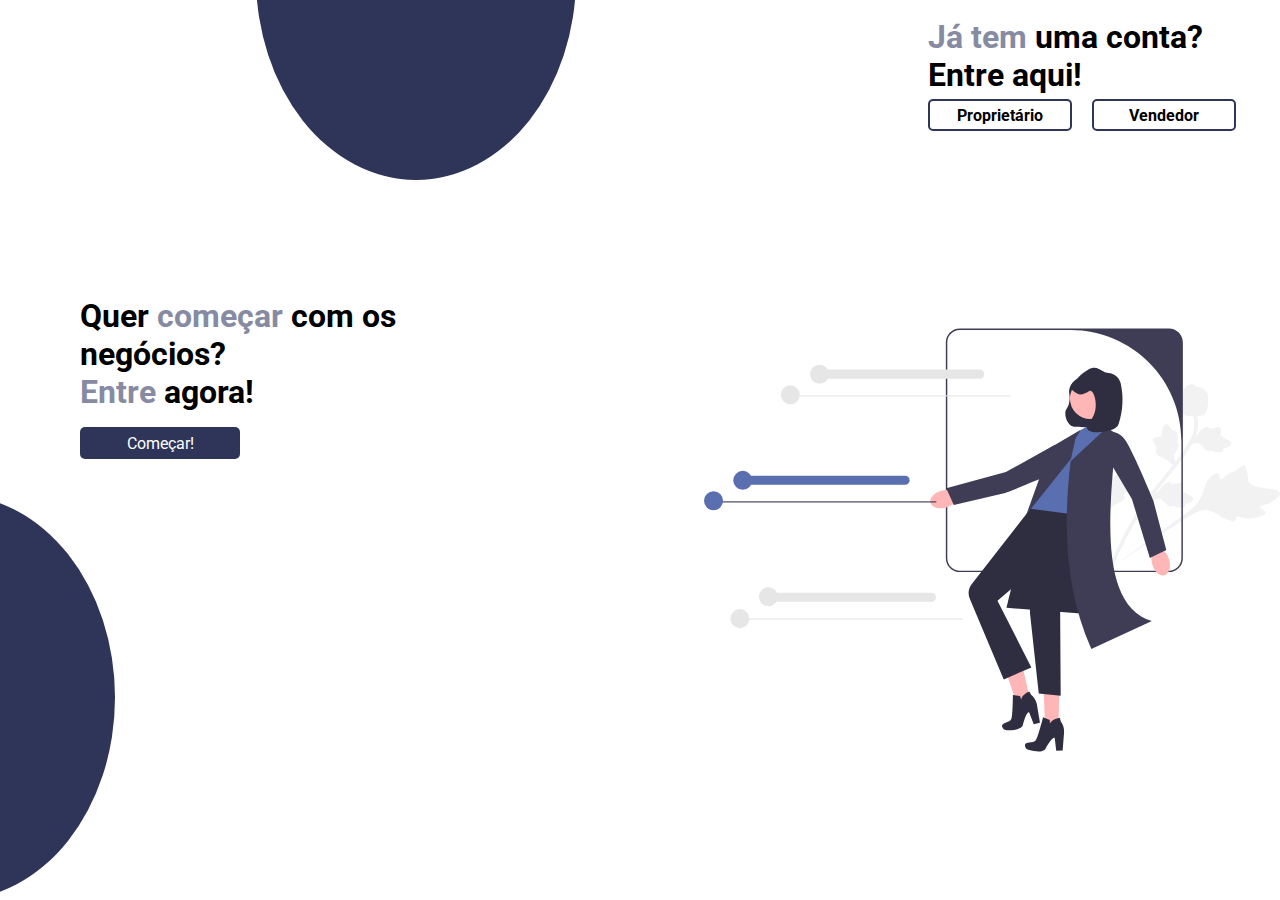
<file: HTML/index.html>
<!DOCTYPE html>
<html lang="pt-br">
<head>
    <meta charset="UTF-8">
    <meta http-equiv="X-UA-Compatible" content="IE=edge">
    <meta name="viewport" content="width=device-width, initial-scale=1.0">
    <title>Landing Page</title>
    <link rel="stylesheet" href="/CSS/style.css">
    <link rel="preconnect" href="https://fonts.googleapis.com">
    <link rel="preconnect" href="https://fonts.gstatic.com" crossorigin>
    <link href="https://fonts.googleapis.com/css2?family=Roboto:wght@300;400;700&display=swap" rel="stylesheet">
</head>
<body>
    <main>
        <div class="circle" id="c-top"></div>
        <div class="circle" id="c-bottom-left"></div>


        <svg xmlns="http://www.w3.org/2000/svg" width="787.3608" height="578.21141" viewBox="0 0 787.3608 578.21141" xmlns:xlink="http://www.w3.org/1999/xlink"><g><path d="M767.74103,251.99607c.2196-3.36208-7.66795-5.00341-7.30956-7.94569,.35702-2.9317,8.31264-2.32243,16.72301-7.61771,1.51674-.9549,11.07445-6.97267,10.14249-11.48774-1.76651-8.55826-39.66475-4.19001-43.3533-16.64006-.80958-2.7323-.05751-6.56487-2.28961-15.15243-.88803-3.41632-1.62549-5.1893-3.13123-5.74887-2.13651-.79401-3.95346,1.54882-9.19817,5.00999-7.86547,5.19074-9.303,3.56745-14.94699,8.14126-4.18979,3.39536-5.59801,6.07324-7.42211,5.53348-2.58131-.76374-1.42832-6.61918-4.38375-8.04838-3.01588-1.45834-8.27517,2.67668-11.49774,6.26247-6.04743,6.72898-6.67418,13.47302-8.68448,19.63894-2.18476,6.70075-7.02507,15.85159-19.0324,25.27512l-109.61019,79.78751c23.07429-15.97313,87.6008-58.88736,112.74142-74.03865,7.25762-4.37382,14.87965-8.63176,23.20076-6.67339,8.01135,1.88536,15.70536,9.30535,28.62174,14.22792,1.50844,.57497,5.72781,2.12173,7.62757,.31803,1.57063-1.49114,.12506-3.91399,1.5706-5.32802,1.93893-1.89673,6.11366,.92295,12.95564,1.88866,4.8246,.6809,8.52286,.09394,11.70316-.4109,.95883-.15219,15.28096-2.51586,15.57322-6.99147l-.0001-.00007Z" fill="#f2f2f2"/><path d="M582.53886,206.67521c-1.58677-1.0779-4.66812,2.31985-6.00879,1.295-1.33591-1.02113,1.25858-4.75,1.08634-10.40573-.03107-1.01991-.22687-7.44729-2.71189-8.29258-4.71011-1.60232-13.50102,18.25874-20.67589,16.47689-1.57459-.391-3.23869-1.86596-8.09752-3.24818-1.93298-.54987-3.01594-.69949-3.72505-.12192-1.00612,.81951-.38058,2.3873-.19503,5.96001,.27822,5.35809-.93333,5.5953-.31695,9.68506,.45758,3.03605,1.36559,4.49989,.57433,5.23939-1.11962,1.04656-3.66085-1.2088-5.21502-.17066-1.58594,1.05945-1.0739,4.83379-.2438,7.45004,1.55778,4.90966,4.68693,7.16313,7.13315,9.9289,2.6584,3.00565,5.75313,8.02168,6.91372,16.63395l7.53421,76.81864c-1.18206-15.93379-3.62669-59.98594-3.80913-76.69677-.05269-4.82407,.05673-9.79356,3.41887-13.31259,3.23689-3.38804,9.0986-5.02337,15.24144-9.9425,.71746-.57448,2.69401-2.19909,2.35694-3.6519-.27869-1.2011-1.88496-1.19065-2.16187-2.30816-.37144-1.49894,2.21701-2.73435,4.66505-5.81381,1.72623-2.17147,2.50519-4.15596,3.17507-5.86255,.20194-.51449,3.17421-8.22588,1.06193-9.66069l-.00011,.00015Z" fill="#f2f2f2"/><path d="M609.25751,235.38694l4.87619-9.16475,.87759-.34689c4.05954-1.60311,7.08282-3.81332,8.98956-6.57089,.30323-.43834,.5839-.89222,.87015-1.35424,1.13383-1.83179,2.54272-4.10917,5.45563-5.89382,1.62766-.9924,5.71461-3.07187,8.15801-.7946,.66325,.60522,.9873,1.32223,1.13832,2.00529,.12919-.05638,.26047-.11141,.40147-.17183,1.73539-.71337,2.78735-.80794,3.80062-.8989,.77879-.07039,1.58246-.14181,3.07486-.59295,.65462-.19768,1.19461-.39541,1.64921-.56104,1.37762-.49948,3.1005-1.04034,4.70984,.0921,1.67808,1.27009,1.60398,3.32654,1.55585,4.68833-.08497,2.42939-.43401,3.98361-.6659,5.01422-.08552,.37618-.17995,.80054-.18253,.94974-.00402,1.20482,5.06596,3.54815,6.96911,4.44104,4.28399,1.99219,7.99098,3.71605,7.70089,7.0797-.20558,2.40717-2.50582,4.20085-7.02759,5.46931-1.40809,.39413-2.71346,.53252-3.82226,.58222,.35849,.77689,.52096,1.70322,.14415,2.72523h0c-.89522,2.41785-4.08456,3.27053-9.48289,2.54387-1.34288-.17711-3.14644-.4221-5.24912-1.38524-.98984-.45455-1.81252-.96364-2.50882-1.41034-.28462,.38468-.66984,.7488-1.21145,1.02387-1.59158,.81187-3.481,.42344-5.59084-1.23898-2.34584-1.79386-4.03133-3.6305-5.51994-5.24781-1.30119-1.41042-2.42529-2.62109-3.51704-3.26621-2.04271-1.16964-4.5959-.64202-7.72318,.16862l-7.86983,2.11499-.00005-.00004Z" fill="#f2f2f2"/><path d="M648.39062,187.7377l-10.10187-2.3921-.55812-.76091c-2.58038-3.52017-5.48513-5.88393-8.63616-7.02885-.50096-.18213-1.01113-.33849-1.53068-.49819-2.05945-.63213-4.61978-1.41727-7.08489-3.78223-1.37287-1.3227-4.42091-4.74853-2.8379-7.68964,.4172-.79504,1.02858-1.29038,1.65102-1.60971-.08737-.11066-.17388-.22368-.26807-.34473-1.13019-1.49773-1.48853-2.49128-1.83354-3.44837-.26562-.73549-.53859-1.49476-1.35349-2.8239-.35728-.58308-.68551-1.05522-.96103-1.45294-.83263-1.20583-1.79272-2.73524-1.1055-4.57918,.80291-1.94535,2.81091-2.39527,4.14038-2.69417,2.3715-.53399,3.96341-.59065,5.01915-.62775,.38552-.01266,.82001-.02898,.96498-.06432,1.16641-.3017,2.14715-5.80023,2.52813-7.86763,.84039-4.64918,1.56756-8.6722,4.89483-9.24474,2.38057-.41168,4.69907,1.35833,7.073,5.41046,.7384,1.26207,1.20339,2.48964,1.53268,3.54959,.66054-.54382,1.5154-.93602,2.59953-.83064h0c2.56586,.25268,4.19961,3.12141,4.86602,8.52747,.16932,1.34387,.3898,3.15061-.00851,5.42879-.18861,1.07274-.4724,1.99763-.72788,2.78454,.44432,.17775,.89419,.458,1.29769,.91214,1.189,1.33358,1.29258,3.25978,.21968,5.72225-1.14016,2.72414-2.48922,4.82038-3.67605,6.67053-1.03428,1.61641-1.92025,3.01079-2.26728,4.23051-.61323,2.27261,.54472,4.6084,2.12211,7.42783l4.04201,7.07599-.00024-.00009Z" fill="#f2f2f2"/><path d="M661.14193,159.63257l4.87619-9.16475,.87759-.34689c4.05954-1.60311,7.08282-3.81332,8.98956-6.57089,.30323-.43834,.5839-.89222,.87015-1.35424,1.13383-1.83179,2.54272-4.10917,5.45563-5.89382,1.62766-.9924,5.71461-3.07187,8.15801-.7946,.66325,.60522,.9873,1.32223,1.13832,2.00529,.12919-.05638,.26047-.11141,.40147-.17183,1.73539-.71337,2.78735-.80794,3.80062-.8989,.77879-.07039,1.58246-.14181,3.07486-.59295,.65462-.19768,1.19461-.39541,1.64921-.56104,1.37762-.49948,3.1005-1.04034,4.70984,.0921,1.67808,1.27009,1.60398,3.32654,1.55585,4.68833-.08497,2.42939-.43401,3.98361-.6659,5.01422-.08552,.37618-.17995,.80054-.18253,.94974-.00402,1.20482,5.06596,3.54815,6.96911,4.44104,4.28399,1.99219,7.99098,3.71605,7.70089,7.0797-.20558,2.40717-2.50582,4.20085-7.02759,5.46931-1.40809,.39413-2.71346,.53252-3.82226,.58222,.35849,.77689,.52096,1.70322,.14415,2.72523h0c-.89522,2.41785-4.08456,3.27053-9.48289,2.54387-1.34288-.17711-3.14644-.4221-5.24912-1.38524-.98984-.45455-1.81252-.96364-2.50882-1.41034-.28462,.38468-.66984,.7488-1.21145,1.02387-1.59158,.81187-3.481,.42344-5.59084-1.23898-2.34584-1.79386-4.03133-3.6305-5.51994-5.24781-1.30119-1.41042-2.42529-2.62109-3.51704-3.26621-2.04271-1.16964-4.5959-.64202-7.72318,.16862l-7.86983,2.11499-.00005-.00004Z" fill="#f2f2f2"/><path d="M556.69152,330.81684l-1.01807-2.33961,.97872-2.35463-.97872,2.35463-2.24288-1.18596c.0994-.21571,.29041-.73701,.59561-1.54837,1.67571-4.44338,6.77024-17.96888,16.89543-37.83015,7.06837-13.8642,15.09884-27.59471,23.87118-40.81719,8.78638-13.24298,16.20503-22.74346,22.16604-30.3802,4.49706-5.75938,8.87729-11.17615,13.14791-16.45069,11.40438-14.09455,22.17513-27.4094,32.0185-43.57533,2.19931-3.60777,6.77355-11.11962,7.82114-21.72921,.60692-6.15354-.05636-12.44036-1.97619-18.68216l4.87967-1.50024c2.11546,6.89501,2.84558,13.85565,2.17214,20.6882-1.16145,11.76327-6.14558,19.94845-8.5403,23.88122-10.01763,16.45114-20.89359,29.89323-32.40882,44.12314-4.25246,5.25671-8.61576,10.64886-13.09388,16.38499-5.90629,7.56564-13.25956,16.98395-21.9326,30.05706-8.66944,13.06345-16.60045,26.62664-23.58165,40.3151-9.99639,19.61142-15.01374,32.93619-16.66238,37.31355-.88177,2.33655-1.06617,2.82609-2.11086,3.27591l.00004-.00005Z" fill="#f2f2f2"/><path d="M655.67184,117.67847c-.17262-.11823-.34448-.24196-.51274-.37534-3.45157-2.64778-5.30095-7.06618-5.49996-13.1317-.08865-2.85023,.68377-5.50314,2.2243-10.79385,.23615-.81641,1.48138-4.92666,4.01568-10.01976,1.65484-3.32862,2.57808-4.56194,3.94867-5.27157,1.52361-.792,3.20127-.92297,4.82033-.67748,.22247-.43937,.54987-.82494,1.01454-1.12862,1.91914-1.26374,3.66849,.27255,4.6241,1.09006,.47692,.42325,1.06922,.95571,1.79739,1.40008,1.14214,.7038,1.96128,.78174,3.19912,.90498,1.18476,.11708,2.6579,.26263,4.46879,1.02593,3.57934,1.4915,5.5955,4.17655,6.2608,5.06087,3.51303,4.63405,3.33342,9.70967,3.12445,15.58627-.04513,1.17667-.31683,5.38612-1.95275,10.2915-1.1801,3.53903-2.20004,4.7726-3.12481,5.57622-1.89435,1.65508-3.90519,1.96844-8.7499,2.38173-5.06399,.43817-7.60355,.65511-9.55547,.50766-4.53941-.34974-7.38993-.56924-10.10247-2.42707l-.00007,.0001Z" fill="#f2f2f2"/></g><path d="M635.56204,0H349.60208c-10.48999,0-19.02002,8.52997-19.02002,19.01996V313.97998c0,10.48999,8.53003,19.02002,19.02002,19.02002h285.95996c10.48999,0,19.02002-8.53003,19.02002-19.02002V19.01996c0-10.48999-8.53003-19.01996-19.02002-19.01996Zm17.02002,313.97998c0,9.3999-7.62012,17.02002-17.02002,17.02002H349.60208c-9.3999,0-17.02002-7.62012-17.02002-17.02002V19.01996c0-9.39986,7.62009-17.01996,17.01996-17.01996h151.47217c83.67549,0,151.50787,67.83239,151.50787,151.50787v160.47211Z" fill="#3f3d56"/><path id="b-258" d="M324.52982,221.68488c-10.02271,2.70906-16.74914,10.07644-15.02403,16.45467,1.72511,6.37824,11.2474,9.35107,21.27332,6.6397,4.0198-1.02815,7.73493-3.00401,10.83456-5.76229l42.32169-12.01471-6.06147-19.74015-41.07815,13.94016c-4.06852-.82103-8.27452-.65555-12.26591,.48262Z" fill="#ffb6b6"/><path d="M501.8824,162.46163s11.94867,17.52796-14.9802,30.7505c-26.92887,13.22255-76.70697,32.09424-76.70697,32.09424l-68.73045,15.92312-10.37914-22.75481,81.55524-22.22032,66.45681-37.08764,22.78472,3.2949Z" fill="#3f3d56"/><path d="M493.88776,115.80732c-.30559,8.30862,5.67572,18.17153,11.99981,18.37403,7.60788,.24368,43.57329,2.80519,44.7295-.17782,8.02756-20.71108-29.77817-63.67396-38.29999-64.91337-4.57957-.66601-10.06335,5.9092-12.17165,11.33725-2.95447,7.6066,1.40568,11.19382-1.05525,21.44145-1.87658,7.81446-4.9888,8.12999-5.20242,13.93846Z" fill="#2f2e41"/><g><polygon points="431.28364 443.34029 406.04145 449.12499 431.40525 524.38518 448.51015 520.46647 431.28364 443.34029" fill="#ffb6b6"/><path d="M422.26383,500.91484l9.76292,1.43186,1.50498,5.22972s.32536-6.65233,11.10799-11.21113l2.80283,4.68076s5.77229,3.71423,7.63765,12.92025l4.14219,24.90083-8.47672,2.24884-6.22014-16.35906s-3.4225-3.12878-8.86656,18.03551c0,0-2.20451,7.11265-22.20382,6.28871-2.74878-.11324-5.16739-1.94721-5.90103-4.59869-.40487-1.46326-.22585-2.97603,1.46219-3.98974,4.29683-2.58036,9.29382-2.33856,11.22161-6.92485,1.92779-4.58628,2.02591-32.65302,2.02591-32.65302Z" fill="#2f2e41"/></g><g><polygon points="486.12311 477.55704 463.58206 477 466.73762 556.24943 484.28287 556.5622 486.12311 477.55704" fill="#ffb6b6"/><path d="M463.51301,531.26895l9.13143,3.73923,.20221,5.4382s1.91669-6.37854,13.47952-8.2085l1.59403,5.2177s4.70882,4.99418,4.30392,14.37856l-1.97195,25.16586-8.76879,.14282-2.10052-17.37518s-2.56897-3.86046-12.94625,15.37173c0,0-3.85139,6.3731-23.06467,.76053-2.64074-.77141-4.54693-3.13352-4.62093-5.88363-.04084-1.51769,.49697-2.94292,2.37935-3.52061,4.79152-1.47049,9.58347-.03327,12.5583-4.02085,2.97483-3.98757,9.82435-31.20587,9.82435-31.20587Z" fill="#2f2e41"/></g><polygon points="532.63681 390.99653 413.4231 381.77201 446.97142 244.24061 527.23659 232.67571 532.63681 390.99653" fill="#2f2e41"/><polygon points="516.19567 138.19287 541.31393 124.81105 561.59749 148.76053 520.83803 279.39998 446.27901 246.38557 502.90896 149.57106 516.19567 138.19287" fill="#5a6faf"/><path d="M519.37917,255.81245s7.99865,41.24344-16.76982,62.67993l-7.58177,24.10429-8.18624,44.49141,.74071,114.91192-30-3-12-109.99601-.14266-54.74468-44.28904,37.92731,46.35131,91.03876-37.7688,16.53838-46.12859-109.70919c-3.20519-6.68292-2.35048-14.60438,2.20651-20.44978l80.46822-103.21922,73.10016,9.42688Z" fill="#2f2e41"/><path d="M550.47747,135.63075l-49.24818,45.94569c-11.65539,94.57932-5.29297,181.42607,28.24251,256.61101l82.75742-38.35635c-68.24059-20.69727-61.54814-134.34365-48.30715-256.11285l-13.4446-8.08749Z" fill="#3f3d56"/><polygon points="508.00574 149.72218 515.58206 138 473.67989 162.63479 440.54605 254.45608 501.66832 178.17982 508.00574 149.72218" fill="#3f3d56"/><path id="c-259" d="M612.82155,322.43614c2.88799,9.97263,10.37455,16.56614,16.72089,14.72717,6.34634-1.83898,9.1483-11.41293,6.25795-21.38873-1.09992-4.00076-3.14194-7.67994-5.95525-10.72971l-12.77013-42.09991-19.62852,6.41375,14.67302,40.82212c-.74809,4.08256-.50737,8.28493,.70204,12.25531Z" fill="#ffb6b6"/><path d="M548.56444,144.69881s17.17736-12.44743,31.16828,14.09036c13.99092,26.53779,34.28526,75.75303,34.28526,75.75303l17.89161,68.2445-22.44715,11.02874-24.55474-80.88303-38.98205-65.3636,2.63879-22.87Z" fill="#3f3d56"/><circle cx="528.1389" cy="95.83832" r="27.89568" fill="#ffb6b6"/><path d="M528.23094,84.95502c-1.57021-.15487-2.37744,1.50548-8.37414,3.82202-2.12452,.82072-3.21224,1.23267-4.46007,1.31286-3.7932,.2437-6.74134-1.85136-8.71154-3.25151-3.20255-2.27592-5.26566-3.742-5.66863-6.08582-.52588-3.0586,2.93672-6.47533,9.88334-13.18386,3.40194-3.28538,5.47494-5.26989,8.80359-7.63179,5.58326-3.96168,8.37488-5.94247,12.2882-6.33118,5.18313-.51474,9.12363,1.95859,14.80962,5.52757,1.53612,.96418,3.75083,1.42786,6.09874,1.60456,7.68606,.57843,14.27526,5.70138,16.36557,13.12033,.1597,.56681,.29388,1.07986,.39451,1.51919,4.1263,18.01381,2.97494,36.7499-2.67183,54.34643-.152,.47367-.27918,.91469-.37757,1.31662-2.62308,10.71632-38.65605,14.89376-42.87064,5.83419-2.65394-5.70476,9.74899-11.41278,11.60114-28.42293,1.28943-11.84192-3.19345-23.11047-7.11029-23.49665Z" fill="#2f2e41"/><rect x="117.33012" y="91.25305" width="302.25197" height="1.54937" fill="#e6e6e6"/><g><path d="M376.91173,68.60039H160.00048c-3.41723,0-6.19746-2.78023-6.19746-6.19746s2.78023-6.19746,6.19746-6.19746h216.91125c3.41723,0,6.19746,2.78023,6.19746,6.19746s-2.78023,6.19746-6.19746,6.19746Z" fill="#e6e6e6"/><circle cx="118" cy="90.58301" r="13" fill="#e6e6e6"/><circle cx="158" cy="62.58301" r="13" fill="#e6e6e6"/></g><rect x="15.33012" y="236.25305" width="302.25197" height="1.54937" fill="#3f3d56"/><g><path d="M274.91173,213.60039H58.00048c-3.41723,0-6.19746-2.78023-6.19746-6.19746s2.78023-6.19746,6.19746-6.19746h216.91125c3.41723,0,6.19746,2.78023,6.19746,6.19746s-2.78023,6.19746-6.19746,6.19746Z" fill="#5a6faf"/><circle cx="13" cy="235.58301" r="13" fill="#5a6faf"/><circle cx="53" cy="207.58301" r="13" fill="#5a6faf"/></g><rect x="51.33012" y="396.25305" width="302.25197" height="1.54937" fill="#e6e6e6"/><g><path d="M310.91173,373.60039H94.00048c-3.41723,0-6.19746-2.78023-6.19746-6.19746s2.78023-6.19746,6.19746-6.19746h216.91125c3.41723,0,6.19746,2.78023,6.19746,6.19746s-2.78023,6.19746-6.19746,6.19746Z" fill="#e6e6e6"/><circle cx="88" cy="366.58301" r="13" fill="#e6e6e6"/><circle cx="49" cy="396.58301" r="13" fill="#e6e6e6"/></g></svg>

        <div class="start-business">
            <h1>Quer <span>começar</span> com os<br> negócios?<br><span>Entre </span>agora!</h1>
            <a href="/HTML/cadastro_proprietario.html"><button>Começar!</button></a>
        </div>

        <div class="login-acount">
            <h1 style="padding-bottom: 5px"><span>Já tem</span> uma conta? <br> Entre aqui!</h1>
            <a href="/HTML/login_proprietario.html"><button id="proprietario">Proprietário</button></a>
            <a href="/HTML/login_fucionarios.html"><button id="vendedor">Vendedor</button></a>
        </div>
    </main>
</body>

</html>
</file>
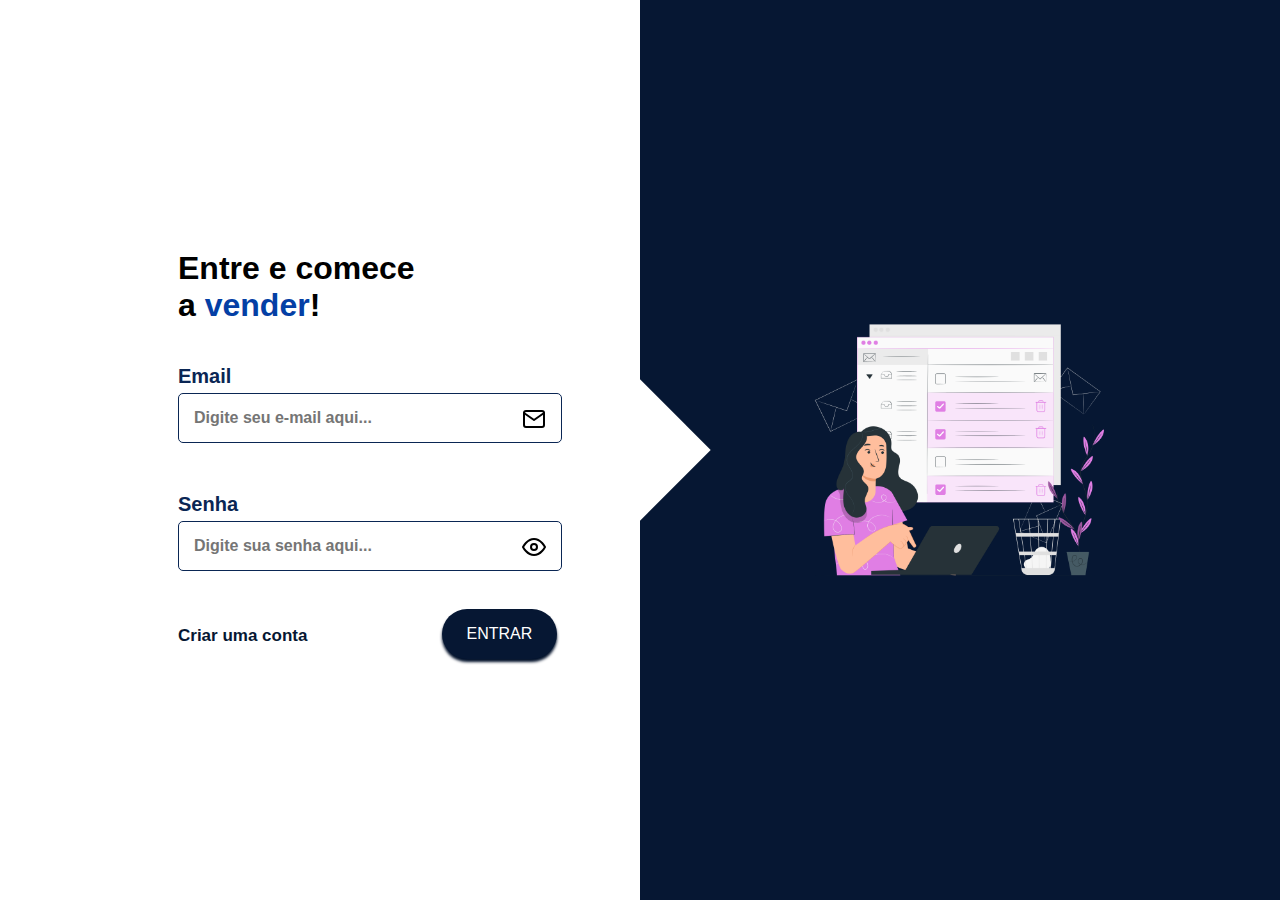
<file: login.html>
<html>
<!DOCTYPE html>
<html lang="pt-br">
<head>
    <meta charset="UTF-8">
    <meta http-equiv="X-UA-Compatible" content="IE=edge">
    <meta name="viewport" content="width=device-width, initial-scale=1.0">
    <link rel="stylesheet" href="/CSS/login.css">
    <link rel="stylesheet"
        href="https://fonts.googleapis.com/css2?family=Material+Symbols+Outlined:opsz,wght,FILL,GRAD@20..48,100..700,0..1,-50..200" />
    <title>Document</title>
</head>

<body>
    <div class="main">

        <div class="left">
            <div class="tri">
            </div>
            <div class="card">
                <div class="textfield">
                    <h1>Entre e comece <br>a <span>vender</span>!</h1>

                    <form class="textfield">
                        <div class="textfield">
                            <label for="email">Email</label>
                            <input type="text" id="email" placeholder="Digite seu e-mail aqui..." required
                                maxlength="70">
                            <svg xmlns="http://www.w3.org/2000/svg" class="feather feather-mail">
                                <path d="M4 4h16c1.1 0 2 .9 2 2v12c0 1.1-.9 2-2 2H4c-1.1 0-2-.9-2-2V6c0-1.1.9-2 2-2z">
                                </path>
                                <polyline points="22,6 12,13 2,6"></polyline>
                            </svg>
                        </div>

                        <div class="textfield">
                            <label for="senha">Senha</label>
                            <input type="password" id="senha" placeholder="Digite sua senha aqui..." required
                                maxlength="35">
                            <svg xmlns="http://www.w3.org/2000/svg" class="feather feather-eye">
                                <path d="M1 12s4-8 11-8 11 8 11 8-4 8-11 8-11-8-11-8z"></path>
                                <circle cx="12" cy="12" r="3"></circle>
                            </svg>
                        </div>
                        <section class="button-link">
                        <a href="/HTML/cadastro_proprietario.html" class="link"> Criar uma conta </a>
                <button type="submit" class="btn">Entrar</button>
            </section>
            </div>
            </div>
        </form>
        </div>
        <div class="right">
            <img src="/STATIC/image.png" class="img">
        </div>
    </div>

</body>

</html>

</html>
</file>
<file: CSS/style.css>
* {
    margin: 0;
    padding: 0;
    box-sizing: border-box;
    font-family: 'Roboto', serif;
}

main{
    width: 100%;
    height: 100%;
    display: flex;
}

.circle{
    width: 25%;
    height: 45%;
    position: absolute;
    background-color: #2E3559;
    border-radius: 50%;
}

#c-top{
    left: 20%;
    top: -25%;
}

#c-bottom-left{
    bottom: 0%;
    left: -16%;
}

#c-bottom-right{
    bottom: -15rem;
    right: -3%;
}

svg{
    width: 45%;
    height: 60%;
    position: absolute;
    right: 0;
    bottom: 10%;

}

.start-business{
    position: absolute;
    width: 25%;
    height: 20%;
    top: 33%;
    margin-left: 5rem;
}

.start-business span{
    color: #868ba3;
}

.start-business button{
    width: 50%;
    height: 2rem;
    background-color: #2E3559;
    outline: none;
    border: none;
    color: #FFFFFF;
    font-size: 1rem;
    border-radius: 5px;
    margin-top: 1rem;
    font-weight: 400;
    cursor: pointer;
} 

.start-business a{
    text-decoration: none;
    color: #FFFFFF;
}

.login-acount{
    position: absolute;
    width: 25%;
    height: 20%;
    top: 2%;
    right: 0;
    margin-right: 2rem;
}

.login-acount a{
    text-decoration: none;
    color: black;
}

a:active{
    text-decoration: none;
}

.login-acount span{
    color: #868ba3;
}

.login-acount button{
    width: 45%;
    height: 2rem;
    background-color: transparent;
    border-color: #2E3559;
    border-style: solid;
    border-radius: 5px;
    font-size: 1rem;
    font-weight: 700;
    cursor: pointer;
}

#proprietario{
    margin-right: 1rem;
}
</file>
<file: CSS/login.css>
body {
    margin: 0;
    box-sizing: border-box;
}

.textfield svg {
    position: absolute;
    top: 42px;
    right: 16px;
    width: 24;
    height: 24;
    fill: none;
    stroke: currentColor;
    stroke-width: 2;
    stroke-linecap: round;
    stroke-linejoin: round;
}

.main {
    width: 100vw;
    height: 100vh;
    display: flex;
    justify-content: space-between;
    align-items: center;
}

.textfield span {
    color: #043fa5;
    font-weight: 900;
}

.right {
    width: 50vw;
    height: 100vh;
    justify-content: center;
    align-items: center;
    display: flex;
    background-color: #061733;
    flex-direction: row-reverse;
    margin: 0;
}

.left {
    width: 50vw;
    height: 100vh;
    display: flex;
    justify-content: center;
    align-items: center;
    margin: 0;

}

.card {
    width: 60%;
    height: 100%;
    display: flex;
    justify-content: center;
    align-items: center;
    flex-direction: column;

}

.textfield {
    width: 100%;
    display: flex;
    flex-direction: column;
    align-items: flex-start;
    justify-content: center;
    margin: 10px 0px;
    position: relative;
}

.textfield input {
    border-color: #0a2654;
    width: 100%;
    border-style: solid;
    border-width: 1px;
    border-radius: 5px;
    padding: 15px;
    font-size: 12pt;
    outline: none;
    box-sizing: border-box;
    margin-bottom: 30px;
    font-weight: bold;
}

/*.textfield > input:invalid{
    border-color: red;
}*/

.textfield label {
    color: #0a2654;
    margin-bottom: 5px;
    font-size: 20px;
    font-family: Arial, Helvetica, sans-serif;
    font-weight: bold;
}

section{
    width: 100%;
    height: 100%;
    display: flex;
    align-items: center;


}

section .btn {
    position: relative;
    left: 35%;
    width: 30%;
    bottom: 5%;
    padding: 16px 0px;
    margin: 0px;
    border: none;
    box-sizing: border-box;
    border-radius: 30px;
    outline: none;
    text-transform: uppercase;
    background: #061733;
    cursor: pointer;
    transition: 0.5s;
    box-shadow: 0px 3px 3px #011029;
    color: white;
    font-size: 1rem;
}

.btn:hover {
    background: #1e5cbe;
}

.textfield>h1 {
    position: relative;
    box-sizing: border-box;
    font-family: Arial, Helvetica, sans-serif;
}

.img {
    width: 50%;
}

.link {
    text-decoration: none;
    position: relative;
    bottom: 0%;
    font-family: Arial, Helvetica, sans-serif;
    font-size: 17px;
    color: #061733;
    font-weight: bold;

}

.link:hover {
    color: #1e5cbe;
}

.tri {
    position: relative;
    left: 80%;
    bottom: 50%;
    display: flex;
    width: 100px;
    height: 100px;
    top: 0%;
    right: 580px;
    background: white;
    transform: rotate(45deg);
    box-sizing: border-box;
}

/* tablets */
@media (max-width: 1024px) {


    .card {
        display: flex;
        width: 50vw;
        height: 100vh;
        box-sizing: border-box;
        justify-content: center;
    }

    .left {
        display: flex;
        flex-direction: column-reverse;
        width: 100vw;
        height: 100vh;

    }

    .right {
        display: none;
    }

    .tri {
        display: none;
    }
}

/* celulares */
@media (max-width: 375px) {

    .card {
        display: flex;
        width: 90%;
        box-sizing: border-box;
        justify-content: space-evenly;

    }

    .left {
        display: flex;
        flex-direction: column-reverse;
        width: 100vw;
        height: 100vh;
        padding: 5px;

    }

    .btn {

        width: 100%;
        border-style: solid;
        border-width: 3px;
        border-radius: 7px;
        padding: 15px;
        font-size: 12pt;
        box-shadow: 0px 3px 3px #00000056;
        outline: none;
        box-sizing: border-box;
        margin-bottom: 30px;
        font-weight: bold;
        position: relative;
        left: 0px;
    }

    .textfield input {
        padding: 15px;
        margin-bottom: 4px;
        font-size: 15px;
    }

    .textfield label {
        font-size: 17px;
    }

    .textfield a {
        display: none;
    }

    .textfield {
        font-size: 10px;
        width: 90%;

    }

    .right {
        display: none;
    }

    .tri {
        display: none;
    }

}
</file>
